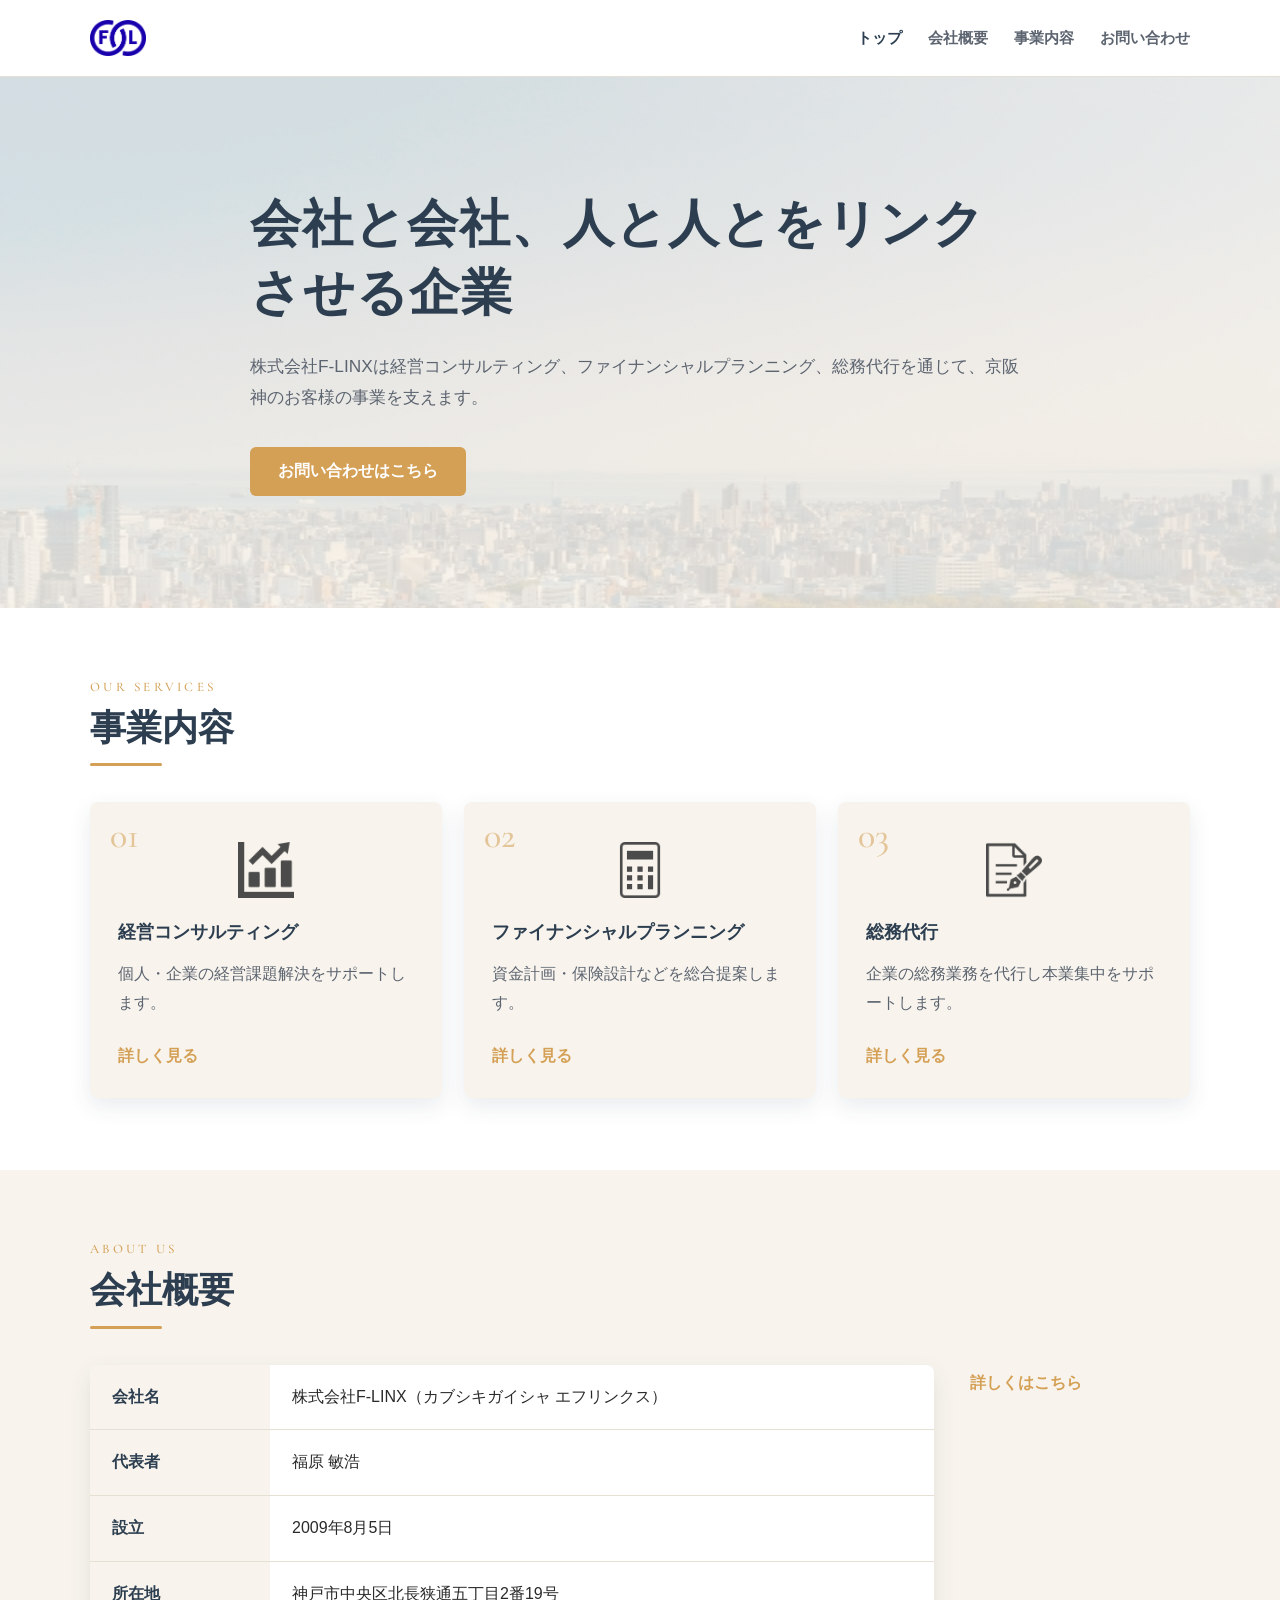
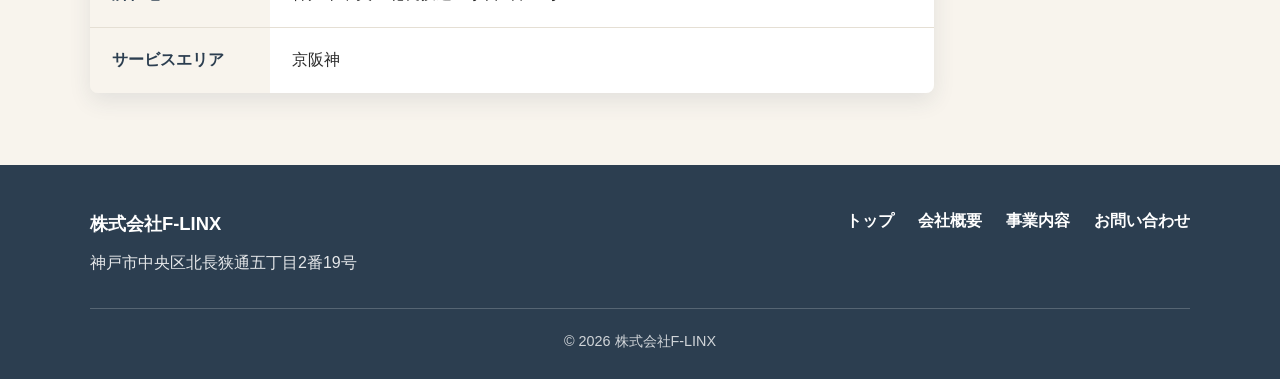
<file: index.html>
<!DOCTYPE html>
<html lang="ja">
<head>
  <meta charset="UTF-8">
  <meta name="viewport" content="width=device-width, initial-scale=1.0">
  <title>株式会社F-LINX | 会社と会社、人と人とをリンクさせる企業</title>
  <meta name="description" content="株式会社F-LINX（エフリンクス）は経営コンサルティング、ファイナンシャルプランニング、総務代行を通じて、京阪神のお客様の事業を支えます。">
  <meta name="keywords" content="株式会社F-LINX, F-LINX, FLINX, エフリンクス, えふりんくす, 株式会社エフリンクス, 神戸, 京阪神, 経営コンサルティング, ファイナンシャルプランニング, 総務代行">
  <link rel="canonical" href="https://flinx-corp.weblab-jp.workers.dev/">
  <link rel="icon" type="image/png" href="assets/images/rogo1.png">
  <link rel="apple-touch-icon" href="assets/images/rogo1.png">
  <meta property="og:title" content="株式会社F-LINX | 会社と会社、人と人とをリンクさせる企業">
  <meta property="og:description" content="株式会社F-LINX（エフリンクス）は経営コンサルティング、ファイナンシャルプランニング、総務代行を通じて、京阪神のお客様の事業を支えます。">
  <meta property="og:type" content="website">
  <meta property="og:url" content="https://flinx-corp.weblab-jp.workers.dev/">
  <meta property="og:image" content="assets/images/京阪神_神戸_.jpg">
  <meta property="og:site_name" content="株式会社F-LINX">
  <meta name="twitter:card" content="summary_large_image">
  <meta name="twitter:title" content="株式会社F-LINX | 会社と会社、人と人とをリンクさせる企業">
  <meta name="twitter:description" content="株式会社F-LINX（エフリンクス）は経営コンサルティング、ファイナンシャルプランニング、総務代行を通じて、京阪神のお客様の事業を支えます。">
  <meta name="twitter:image" content="assets/images/京阪神_神戸_.jpg">
  <link rel="preconnect" href="https://fonts.googleapis.com">
  <link rel="preconnect" href="https://fonts.gstatic.com" crossorigin>
  <link href="https://fonts.googleapis.com/css2?family=Cormorant+Garamond:wght@400;500&family=Noto+Serif+JP:wght@400;500&display=swap" rel="stylesheet">
  <style>
    :root {
      --color-main: #2C3E50;
      --color-accent: #D4A056;
      --color-sub: #F8F4ED;
      --color-text: #2A2A2A;
      --color-muted: #5C6470;
      --color-border: #E5DFD4;
      --color-white: #FFFFFF;
      --shadow-card: 0 8px 22px rgba(44, 62, 80, 0.10);
      --shadow-soft: 0 10px 28px rgba(44, 62, 80, 0.13);
    }

    * {
      box-sizing: border-box;
    }

    html {
      scroll-padding-top: 90px;
    }

    body {
      margin: 0;
      color: var(--color-text);
      font-family: "Noto Sans JP", "Hiragino Sans", "Meiryo", sans-serif;
      font-size: 16px;
      line-height: 1.8;
      background: var(--color-white);
    }

    img {
      max-width: 100%;
      vertical-align: middle;
    }

    a {
      color: inherit;
      text-decoration: none;
    }

    .container {
      width: min(100% - 40px, 1100px);
      margin: 0 auto;
    }

    .section {
      padding: 72px 0;
    }

    .card {
      display: flex;
      min-height: 245px;
      flex-direction: column;
      padding: 28px;
      border-radius: 8px;
      background: var(--color-sub);
      box-shadow: var(--shadow-card);
    }

    .btn-primary {
      display: inline-flex;
      align-items: center;
      justify-content: center;
      min-height: 48px;
      padding: 10px 28px;
      border-radius: 6px;
      background: var(--color-accent);
      color: var(--color-white);
      font-weight: 700;
      letter-spacing: 0;
      transition: background-color 0.2s ease;
    }

    .btn-primary:hover {
      background: var(--color-accent);
      filter: brightness(0.92);
    }

    .heading-lg,
    .heading-md {
      margin: 0;
      color: var(--color-main);
      font-weight: 700;
      line-height: 1.35;
    }

    .heading-lg {
      font-size: clamp(2rem, 4vw, 3.25rem);
      letter-spacing: 0.02em;
    }

    .heading-md {
      position: relative;
      margin-bottom: 36px;
      padding-bottom: 14px;
      font-size: clamp(1.6rem, 3vw, 2.25rem);
      letter-spacing: 0;
    }

    .heading-md::after {
      position: absolute;
      bottom: 0;
      left: 0;
      width: 72px;
      height: 3px;
      border-radius: 999px;
      background: var(--color-accent);
      content: "";
    }

    .section-label {
      margin: 0 0 8px;
      color: var(--color-accent);
      font-family: "Cormorant Garamond", "Noto Serif JP", serif;
      font-size: 13px;
      font-weight: 500;
      letter-spacing: 0.25em;
      line-height: 1.2;
      text-transform: uppercase;
    }

    .site-header {
      position: sticky;
      z-index: 20;
      top: 0;
      border-bottom: 1px solid var(--color-border);
      background: rgba(255, 255, 255, 0.96);
    }

    .header-inner {
      display: flex;
      min-height: 76px;
      align-items: center;
      justify-content: space-between;
      gap: 32px;
    }

    .logo-link {
      display: inline-flex;
      align-items: center;
      min-width: 120px;
    }

    .logo-image {
      width: auto;
      height: 36px;
    }

    .site-nav {
      display: flex;
      align-items: center;
      gap: 26px;
      color: var(--color-muted);
      font-size: 0.95rem;
      font-weight: 700;
    }

    .site-nav a {
      padding: 8px 0;
    }

    .site-nav a:hover,
    .site-nav a[aria-current="page"] {
      color: var(--color-main);
    }

    .hero {
      position: relative;
      overflow: hidden;
      padding: 112px 0;
      background:
        linear-gradient(rgba(248, 244, 237, 0.85), rgba(248, 244, 237, 0.85)),
        url("assets/images/京阪神_神戸_.jpg") center / cover no-repeat;
    }

    .hero-inner {
      position: relative;
      z-index: 1;
      max-width: 780px;
    }

    .hero-text {
      margin: 24px 0 34px;
      color: var(--color-muted);
      font-size: 1.08rem;
    }

    .services-grid {
      display: grid;
      grid-template-columns: repeat(3, 1fr);
      gap: 22px;
    }

    .service-icon {
      width: auto;
      height: 56px;
      margin: 12px auto 20px;
      object-fit: contain;
    }

    .services-grid .card {
      position: relative;
    }

    .service-number {
      position: absolute;
      top: 16px;
      left: 20px;
      color: var(--color-accent);
      font-family: "Cormorant Garamond", serif;
      font-size: 36px;
      font-weight: 500;
      line-height: 1;
      opacity: 0.55;
      pointer-events: none;
    }

    .service-title {
      margin: 0 0 14px;
      color: var(--color-main);
      font-size: 1.15rem;
      line-height: 1.5;
    }

    .service-text {
      margin: 0 0 24px;
      color: var(--color-muted);
    }

    .card-link {
      margin-top: auto;
      color: var(--color-accent);
      font-weight: 700;
    }

    .card-link:hover {
      text-decoration: underline;
      text-underline-offset: 4px;
    }

    .company-layout {
      display: grid;
      grid-template-columns: minmax(0, 1fr) 220px;
      gap: 36px;
      align-items: start;
    }

    .company-table {
      width: 100%;
      border-collapse: collapse;
      overflow: hidden;
      border-radius: 8px;
      box-shadow: var(--shadow-card);
    }

    .company-table th,
    .company-table td {
      padding: 18px 22px;
      border-bottom: 1px solid var(--color-border);
      text-align: left;
      vertical-align: top;
    }

    .company-table th {
      width: 180px;
      background: var(--color-sub);
      color: var(--color-main);
      font-weight: 700;
    }

    .company-table td {
      background: var(--color-white);
    }

    .company-table tr:last-child th,
    .company-table tr:last-child td {
      border-bottom: 0;
    }

    .company-link-wrap {
      padding-top: 4px;
    }

    #company {
      background: var(--color-sub);
    }

    .text-link {
      display: inline-flex;
      align-items: center;
      color: var(--color-accent);
      font-weight: 700;
    }

    .text-link:hover {
      text-decoration: underline;
      text-underline-offset: 4px;
    }

    .site-footer {
      padding: 42px 0 24px;
      background: var(--color-main);
      color: var(--color-white);
    }

    .footer-inner {
      display: grid;
      grid-template-columns: minmax(0, 1fr) auto;
      gap: 32px;
      align-items: start;
    }

    .footer-company {
      margin: 0 0 8px;
      font-size: 1.15rem;
      font-weight: 700;
    }

    .footer-info {
      margin: 0;
      color: rgba(255, 255, 255, 0.88);
      line-height: 1.9;
    }

    .footer-nav {
      display: flex;
      flex-wrap: wrap;
      gap: 16px 24px;
      font-weight: 700;
    }

    .footer-nav a:hover {
      text-decoration: underline;
      text-underline-offset: 4px;
    }

    .copyright {
      margin: 30px 0 0;
      padding-top: 20px;
      border-top: 1px solid rgba(255, 255, 255, 0.2);
      color: rgba(255, 255, 255, 0.78);
      font-size: 0.9rem;
      text-align: center;
    }

    .reveal {
      opacity: 0;
      transform: translateY(24px);
      transition: opacity 0.7s cubic-bezier(0.22, 1, 0.36, 1), transform 0.7s cubic-bezier(0.22, 1, 0.36, 1);
    }

    .reveal.is-visible {
      opacity: 1;
      transform: translateY(0);
    }

    @media (prefers-reduced-motion: reduce) {
      .card,
      .reveal {
        transition: none;
      }

      .reveal {
        opacity: 1;
        transform: none;
      }
    }

    @media (max-width: 900px) {
      .services-grid {
        grid-template-columns: repeat(2, 1fr);
      }
    }

    @media (max-width: 768px) {
      html {
        scroll-padding-top: 110px;
      }

      .container {
        width: min(100% - 28px, 1100px);
      }

      .section {
        padding: 56px 0;
      }

      .header-inner {
        min-height: 56px;
        padding: 10px 0;
        align-items: center;
        flex-direction: row;
        justify-content: space-between;
        gap: 10px;
      }

      .logo-image {
        height: 30px;
      }

      .site-nav {
        width: auto;
        max-width: calc(100% - 54px);
        flex-direction: row;
        align-items: center;
        flex-wrap: nowrap;
        gap: 12px;
        overflow-x: auto;
        white-space: nowrap;
        font-size: 12px;
        scrollbar-width: none;
        -ms-overflow-style: none;
      }

      .site-nav::-webkit-scrollbar {
        display: none;
      }

      .site-nav a {
        flex: 0 0 auto;
        width: auto;
        padding: 4px 0;
        border-top: 0;
      }

      .hero {
        padding: 64px 0;
      }

      .services-grid,
      .company-layout,
      .footer-inner {
        grid-template-columns: 1fr;
      }

      .card {
        min-height: auto;
      }

      .company-table th,
      .company-table td {
        display: block;
        width: 100%;
        padding: 14px 16px;
      }

      .company-table th {
        border-bottom: 0;
      }

      .company-table td {
        border-bottom: 1px solid var(--color-border);
      }

      .footer-nav {
        gap: 10px 18px;
      }
    }
  </style>
  <!-- SEO structured data -->
  <script type="application/ld+json">
[
  {
    "@context": "https://schema.org",
    "@type": "Organization",
    "name": "株式会社F-LINX",
    "alternateName": ["F-LINX", "FLINX", "エフリンクス", "えふりんくす", "株式会社エフリンクス"],
    "url": "https://flinx-corp.weblab-jp.workers.dev/",
    "logo": "https://flinx-corp.weblab-jp.workers.dev/assets/images/rogo1.png",
    "foundingDate": "2009-08-05",
    "founder": {
      "@type": "Person",
      "name": "福原 敏浩"
    },
    "address": {
      "@type": "PostalAddress",
      "streetAddress": "北長狭通五丁目2番19号",
      "addressLocality": "神戸市中央区",
      "addressRegion": "兵庫県",
      "addressCountry": "JP"
    },
    "areaServed": ["京阪神", "神戸市", "大阪府", "京都府"],
    "description": "会社と会社、人と人とをリンクさせる企業。経営コンサルティング、ファイナンシャルプランニング、総務代行を通じて、京阪神のお客様の事業を支えます。"
  },
  {
    "@context": "https://schema.org",
    "@type": "WebSite",
    "name": "株式会社F-LINX",
    "url": "https://flinx-corp.weblab-jp.workers.dev/",
    "inLanguage": "ja",
    "publisher": {
      "@type": "Organization",
      "name": "株式会社F-LINX"
    }
  },
  {
    "@context": "https://schema.org",
    "@type": "BreadcrumbList",
    "itemListElement": [
      {
        "@type": "ListItem",
        "position": 1,
        "name": "トップ",
        "item": "https://flinx-corp.weblab-jp.workers.dev/"
      }
    ]
  }
]
  </script>
</head>
<body>
  <header class="site-header">
    <div class="container header-inner">
      <a class="logo-link" href="index.html" aria-label="株式会社F-LINX トップページ">
        <img class="logo-image" src="assets/images/rogo1.png" alt="株式会社F-LINX">
      </a>
      <nav class="site-nav" aria-label="主要ナビゲーション">
        <a href="index.html" aria-current="page">トップ</a>
        <a href="about.html">会社概要</a>
        <a href="services.html">事業内容</a>
        <a href="contact.html">お問い合わせ</a>
      </nav>
    </div>
  </header>

  <main>
    <section class="hero reveal">
      <div class="container hero-inner">
        <h1 class="heading-lg">会社と会社、人と人とをリンクさせる企業</h1>
        <p class="hero-text">
          株式会社F-LINXは経営コンサルティング、ファイナンシャルプランニング、総務代行を通じて、京阪神のお客様の事業を支えます。
        </p>
        <a class="btn-primary" href="contact.html">お問い合わせはこちら</a>
      </div>
    </section>

    <section class="section reveal" id="services">
      <div class="container">
        <p class="section-label">OUR SERVICES</p>
        <h2 class="heading-md">事業内容</h2>
        <div class="services-grid">
          <article class="card reveal">
            <span class="service-number" aria-hidden="true">01</span>
            <img class="service-icon" src="assets/images/折れ線と棒グラフのアイコン素材_.png" alt="経営コンサルティング">
            <h3 class="service-title">経営コンサルティング</h3>
            <p class="service-text">個人・企業の経営課題解決をサポートします。</p>
            <a class="card-link" href="services.html#management-consulting">詳しく見る</a>
          </article>
          <article class="card reveal">
            <span class="service-number" aria-hidden="true">02</span>
            <img class="service-icon" src="assets/images/オススメ電卓アイコン.png" alt="ファイナンシャルプランニング">
            <h3 class="service-title">ファイナンシャルプランニング</h3>
            <p class="service-text">資金計画・保険設計などを総合提案します。</p>
            <a class="card-link" href="services.html#financial-planning">詳しく見る</a>
          </article>
          <article class="card reveal">
            <span class="service-number" aria-hidden="true">03</span>
            <img class="service-icon" src="assets/images/ペン付きの書類アイコン.png" alt="総務代行">
            <h3 class="service-title">総務代行</h3>
            <p class="service-text">企業の総務業務を代行し本業集中をサポートします。</p>
            <a class="card-link" href="services.html#back-office">詳しく見る</a>
          </article>
        </div>
      </div>
    </section>

    <section class="section reveal" id="company">
      <div class="container">
        <p class="section-label">ABOUT US</p>
        <h2 class="heading-md">会社概要</h2>
        <div class="company-layout">
          <table class="company-table reveal">
            <tbody>
              <tr>
                <th scope="row">会社名</th>
                <td>株式会社F-LINX（カブシキガイシャ エフリンクス）</td>
              </tr>
              <tr>
                <th scope="row">代表者</th>
                <td>福原 敏浩</td>
              </tr>
              <tr>
                <th scope="row">設立</th>
                <td>2009年8月5日</td>
              </tr>
              <tr>
                <th scope="row">所在地</th>
                <td>神戸市中央区北長狭通五丁目2番19号</td>
              </tr>
              <tr>
                <th scope="row">サービスエリア</th>
                <td>京阪神</td>
              </tr>
            </tbody>
          </table>
          <div class="company-link-wrap reveal">
            <a class="text-link" href="about.html">詳しくはこちら</a>
          </div>
        </div>
      </div>
    </section>
  </main>

  <footer class="site-footer">
    <div class="container">
      <div class="footer-inner">
        <div>
          <p class="footer-company">株式会社F-LINX</p>
          <p class="footer-info">神戸市中央区北長狭通五丁目2番19号</p>
        </div>
        <nav class="footer-nav" aria-label="フッターナビゲーション">
          <a href="index.html">トップ</a>
          <a href="about.html">会社概要</a>
          <a href="services.html">事業内容</a>
          <a href="contact.html">お問い合わせ</a>
        </nav>
      </div>
      <p class="copyright">&copy; 2026 株式会社F-LINX</p>
    </div>
  </footer>
  <script>
    const revealTargets = document.querySelectorAll(".reveal");

    if ("IntersectionObserver" in window) {
      const observer = new IntersectionObserver((entries) => {
        entries.forEach((entry) => {
          if (entry.isIntersecting) {
            entry.target.classList.add("is-visible");
            observer.unobserve(entry.target);
          }
        });
      }, { threshold: 0.16 });

      revealTargets.forEach((target) => observer.observe(target));
    } else {
      revealTargets.forEach((target) => target.classList.add("is-visible"));
    }
  </script>
</body>
</html>
</file>
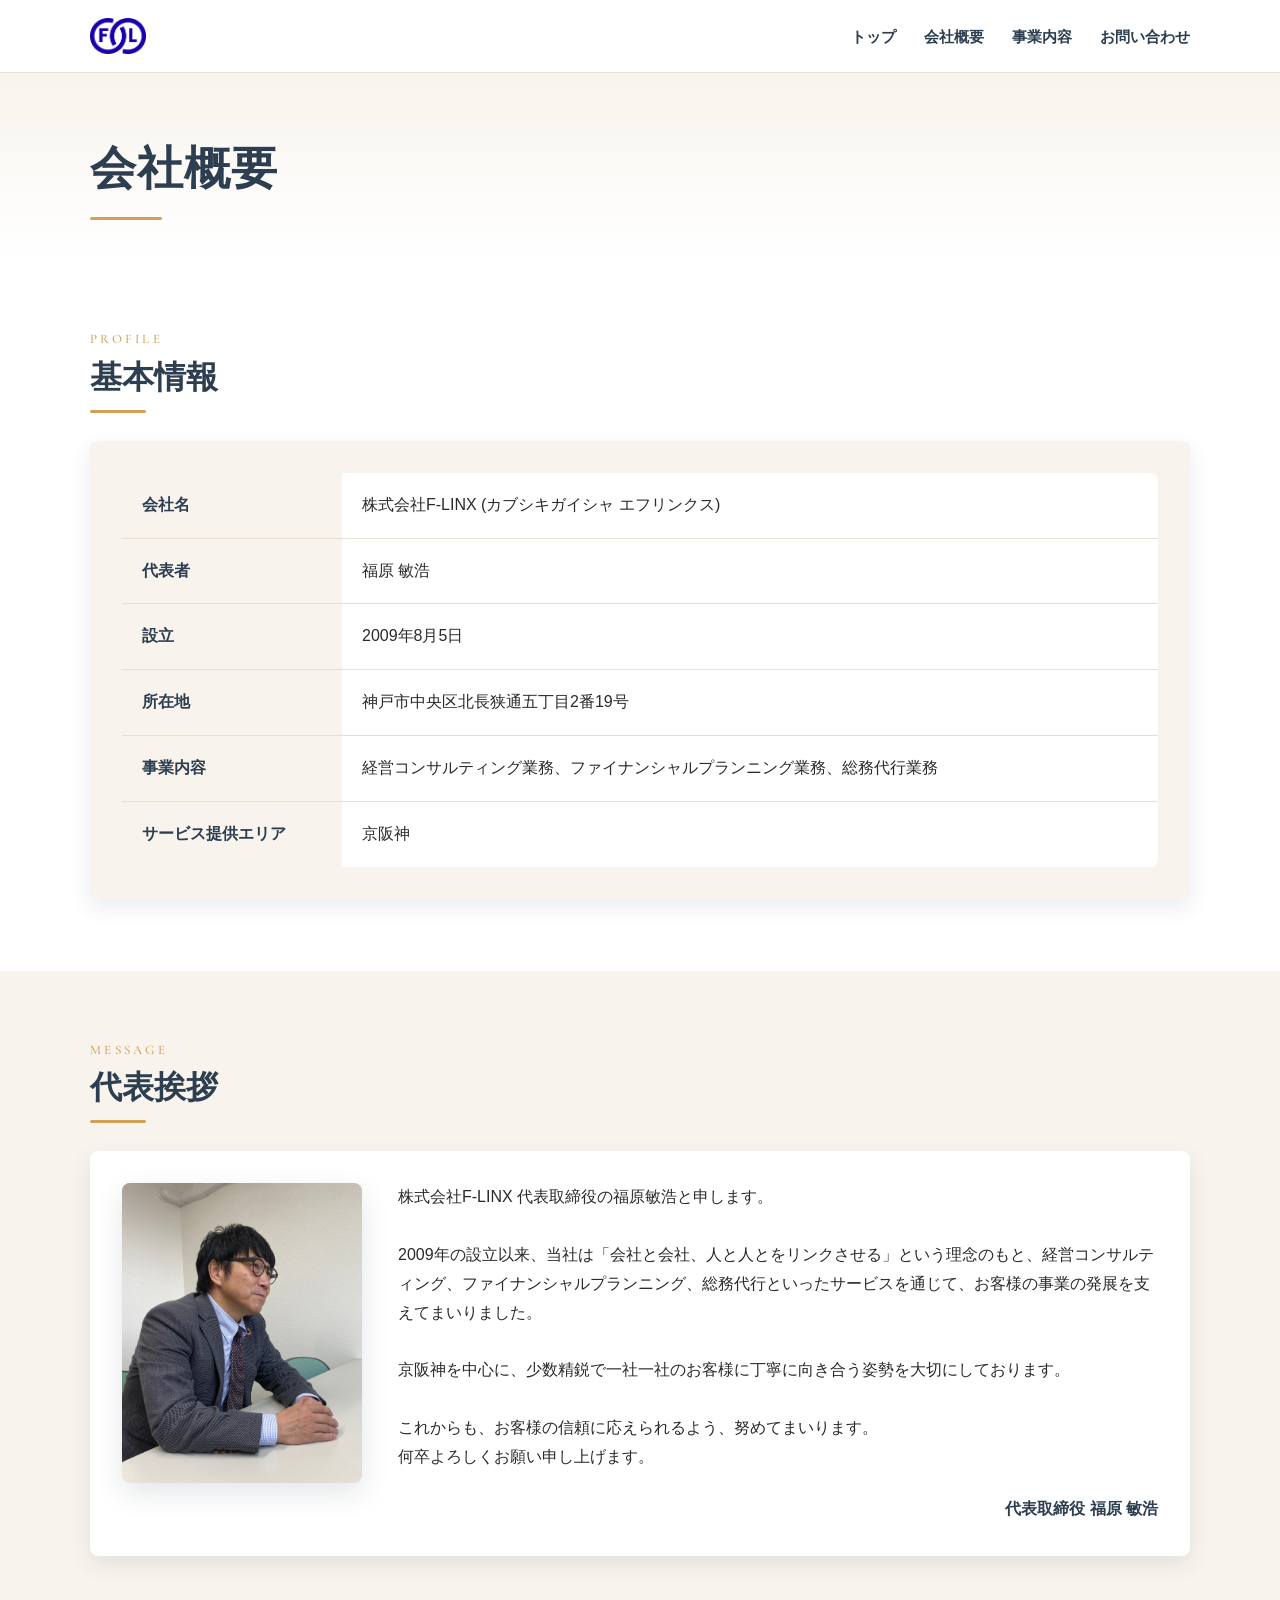
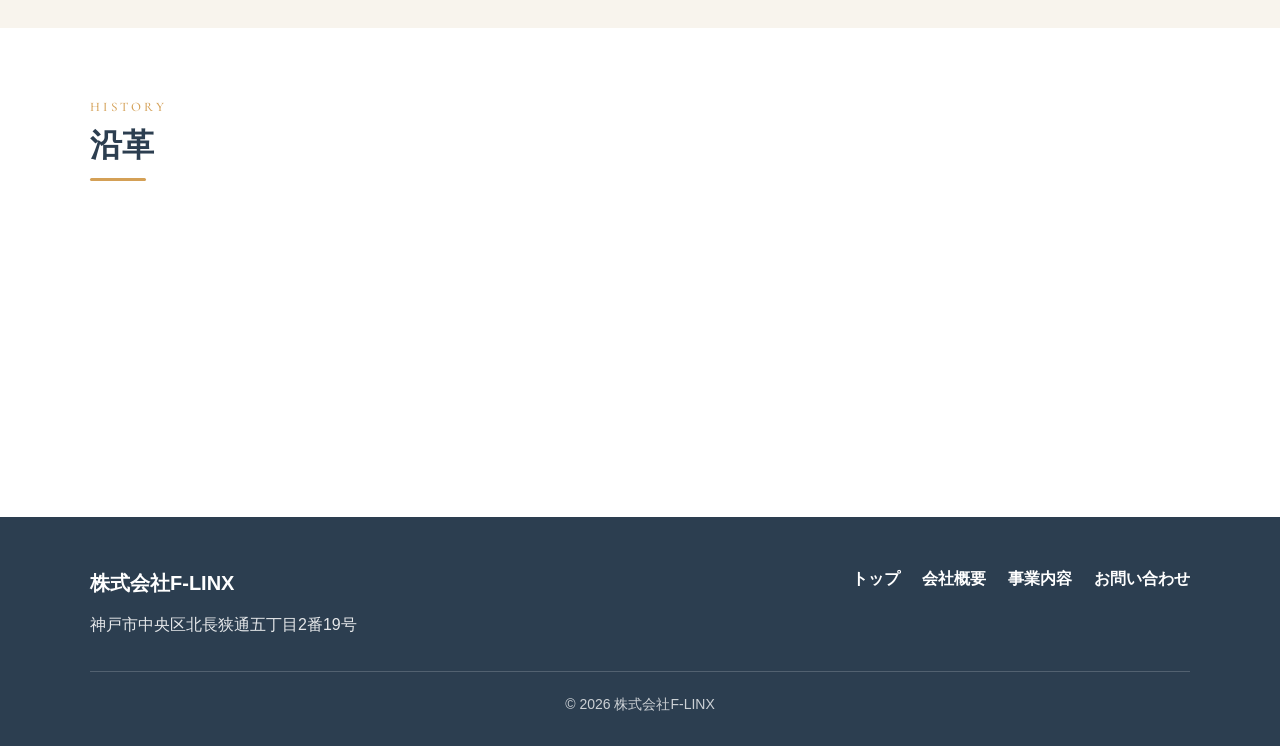
<file: about.html>
<!DOCTYPE html>
<html lang="ja">
<head>
  <meta charset="UTF-8">
  <meta name="viewport" content="width=device-width, initial-scale=1.0">
  <title>会社概要 | 株式会社F-LINX</title>
  <meta name="description" content="株式会社F-LINX（エフリンクス）の会社概要・代表挨拶・沿革をご紹介します。神戸を拠点に少数精鋭でお客様の事業をサポートします。">
  <meta name="keywords" content="株式会社F-LINX, F-LINX, FLINX, エフリンクス, えふりんくす, 株式会社エフリンクス, 神戸, 京阪神, 経営コンサルティング, ファイナンシャルプランニング, 総務代行">
  <link rel="canonical" href="https://flinx-corp.weblab-jp.workers.dev/about.html">
  <link rel="icon" type="image/png" href="assets/images/rogo1.png">
  <link rel="apple-touch-icon" href="assets/images/rogo1.png">
  <meta property="og:title" content="会社概要 | 株式会社F-LINX">
  <meta property="og:description" content="株式会社F-LINX（エフリンクス）の会社概要・代表挨拶・沿革をご紹介します。神戸を拠点に少数精鋭でお客様の事業をサポートします。">
  <meta property="og:type" content="website">
  <meta property="og:url" content="https://flinx-corp.weblab-jp.workers.dev/about.html">
  <meta property="og:image" content="assets/images/京阪神_神戸_.jpg">
  <meta property="og:site_name" content="株式会社F-LINX">
  <meta name="twitter:card" content="summary_large_image">
  <meta name="twitter:title" content="会社概要 | 株式会社F-LINX">
  <meta name="twitter:description" content="株式会社F-LINX（エフリンクス）の会社概要・代表挨拶・沿革をご紹介します。神戸を拠点に少数精鋭でお客様の事業をサポートします。">
  <meta name="twitter:image" content="assets/images/京阪神_神戸_.jpg">
  <link rel="preconnect" href="https://fonts.googleapis.com">
  <link rel="preconnect" href="https://fonts.gstatic.com" crossorigin>
  <link href="https://fonts.googleapis.com/css2?family=Cormorant+Garamond:wght@400;500&family=Noto+Serif+JP:wght@400;500&display=swap" rel="stylesheet">
  <style>
    :root {
      --color-main: #2C3E50;
      --color-accent: #D4A056;
      --color-sub: #F8F4ED;
      --color-text: #2A2A2A;
      --color-muted: #5C6470;
      --color-border: #E5DFD4;
      --color-white: #FFFFFF;
      --shadow-card: 0 8px 22px rgba(44, 62, 80, 0.10);
      --shadow-soft: 0 10px 28px rgba(44, 62, 80, 0.13);
    }

    * {
      box-sizing: border-box;
    }

    html {
      scroll-behavior: smooth;
    }

    body {
      margin: 0;
      color: var(--color-text);
      font-family: "Noto Sans JP", "Hiragino Sans", "Meiryo", sans-serif;
      font-size: 16px;
      line-height: 1.8;
      background: #ffffff;
    }

    img {
      max-width: 100%;
      display: block;
    }

    a {
      color: inherit;
      text-decoration: none;
    }

    .site-header {
      position: sticky;
      top: 0;
      z-index: 100;
      background: #ffffff;
      border-bottom: 1px solid var(--color-border);
    }

    .header-inner {
      min-height: 72px;
      display: flex;
      align-items: center;
      justify-content: space-between;
      gap: 24px;
    }

    .logo-link {
      display: inline-flex;
      align-items: center;
      flex-shrink: 0;
    }

    .logo-image {
      width: auto;
      height: 36px;
    }

    .site-nav {
      display: flex;
      align-items: center;
      gap: 28px;
      color: var(--color-main);
      font-weight: 700;
      font-size: 15px;
    }

    .site-nav a {
      position: relative;
      padding: 8px 0;
    }

    .site-nav a::after {
      position: absolute;
      left: 0;
      bottom: 2px;
      width: 100%;
      height: 2px;
      content: "";
      background: var(--color-accent);
      transform: scaleX(0);
      transform-origin: left;
      transition: transform 0.18s ease;
    }

    .site-nav a:hover::after,
    .site-nav a:focus-visible::after {
      transform: scaleX(1);
    }

    .container {
      width: min(100% - 40px, 1100px);
      margin: 0 auto;
    }

    .section {
      padding: 72px 0;
    }

    .page-title {
      padding: 64px 0 40px;
      background: linear-gradient(180deg, var(--color-sub) 0%, #ffffff 100%);
    }

    .section-line {
      width: 72px;
      height: 3px;
      margin-top: 18px;
      background: var(--color-accent);
      border-radius: 999px;
    }

    .card {
      padding: 32px;
      background: var(--color-sub);
      border-radius: 8px;
      box-shadow: var(--shadow-card);
    }

    .heading-lg,
    .heading-md {
      margin: 0;
      color: var(--color-main);
      line-height: 1.35;
      letter-spacing: 0;
    }

    .heading-lg {
      font-size: clamp(32px, 5vw, 46px);
      font-weight: 800;
      letter-spacing: 0.02em;
    }

    .heading-md {
      position: relative;
      margin-bottom: 28px;
      padding-bottom: 14px;
      font-size: clamp(24px, 3vw, 32px);
      font-weight: 800;
    }

    .heading-md::after {
      position: absolute;
      left: 0;
      bottom: 0;
      width: 56px;
      height: 3px;
      content: "";
      background: var(--color-accent);
      border-radius: 999px;
    }

    .section-label {
      margin: 0 0 8px;
      color: var(--color-accent);
      font-family: "Cormorant Garamond", "Noto Serif JP", serif;
      font-size: 13px;
      font-weight: 500;
      letter-spacing: 0.25em;
      line-height: 1.2;
      text-transform: uppercase;
    }

    .company-table {
      width: 100%;
      border-collapse: collapse;
      overflow: hidden;
      background: #ffffff;
      border-radius: 8px;
    }

    .company-table th,
    .company-table td {
      padding: 18px 20px;
      text-align: left;
      vertical-align: top;
      border-bottom: 1px solid var(--color-border);
    }

    .company-table tr:last-child th,
    .company-table tr:last-child td {
      border-bottom: 0;
    }

    .company-table th {
      width: 220px;
      color: var(--color-main);
      font-weight: 800;
      background: var(--color-sub);
    }

    .message-layout {
      display: grid;
      grid-template-columns: 240px 1fr;
      gap: 36px;
      align-items: start;
    }

    .message-section {
      background: var(--color-sub);
    }

    .message-section .message-layout {
      background: #ffffff;
    }

    .representative-photo {
      width: 240px;
      height: 300px;
      object-fit: cover;
      object-position: 33% center;
      background: #f0f0f0;
      border-radius: 8px;
      box-shadow: var(--shadow-soft);
    }

    .message-text {
      margin: 0;
      white-space: pre-line;
    }

    .signature {
      margin: 24px 0 0;
      color: var(--color-main);
      font-weight: 800;
      text-align: right;
    }

    .timeline {
      display: grid;
      gap: 18px;
      margin: 0;
      padding: 0;
      list-style: none;
    }

    .timeline-item {
      display: grid;
      grid-template-columns: 220px 1fr;
      gap: 28px;
      align-items: start;
      padding: 24px;
      background: #ffffff;
      border-left: 4px solid var(--color-accent);
      border-radius: 8px;
      box-shadow: var(--shadow-card);
    }

    .timeline-date {
      color: var(--color-main);
      font-weight: 800;
    }

    .timeline-content {
      margin: 0;
    }

    .site-footer {
      padding: 48px 0 28px;
      color: #ffffff;
      background: var(--color-main);
    }

    .footer-grid {
      display: grid;
      grid-template-columns: 1.2fr 1fr;
      gap: 32px;
      align-items: start;
    }

    .footer-company {
      margin: 0 0 10px;
      font-size: 20px;
      font-weight: 800;
    }

    .footer-info {
      margin: 0;
      color: rgba(255, 255, 255, 0.88);
    }

    .footer-links {
      display: flex;
      flex-wrap: wrap;
      justify-content: flex-end;
      gap: 14px 22px;
      margin: 0;
      padding: 0;
      list-style: none;
      font-weight: 700;
    }

    .footer-links a:hover,
    .footer-links a:focus-visible {
      text-decoration: underline;
      text-underline-offset: 4px;
    }

    .copyright {
      margin: 32px 0 0;
      padding-top: 20px;
      color: rgba(255, 255, 255, 0.76);
      font-size: 14px;
      text-align: center;
      border-top: 1px solid rgba(255, 255, 255, 0.18);
    }

    @media (max-width: 768px) {
      html {
        scroll-padding-top: 110px;
      }

      .container {
        width: min(100% - 28px, 1100px);
      }

      .section {
        padding: 52px 0;
      }

      .header-inner {
        min-height: 56px;
        padding: 10px 0;
        align-items: center;
        flex-direction: row;
        justify-content: space-between;
        gap: 10px;
      }

      .logo-image {
        height: 30px;
      }

      .site-nav {
        width: auto;
        max-width: calc(100% - 54px);
        flex-direction: row;
        align-items: center;
        flex-wrap: nowrap;
        gap: 12px;
        overflow-x: auto;
        white-space: nowrap;
        font-size: 12px;
        scrollbar-width: none;
        -ms-overflow-style: none;
      }

      .site-nav::-webkit-scrollbar {
        display: none;
      }

      .site-nav a {
        flex: 0 0 auto;
        width: auto;
        padding: 4px 0;
        border-top: 0;
      }

      .site-nav a::after {
        display: none;
      }

      .page-title {
        padding: 44px 0 30px;
      }

      .card {
        padding: 22px;
      }

      .company-table,
      .company-table tbody,
      .company-table tr,
      .company-table th,
      .company-table td {
        display: block;
        width: 100%;
      }

      .company-table th {
        padding: 14px 16px 8px;
        border-bottom: 0;
      }

      .company-table td {
        padding: 0 16px 16px;
      }

      .company-table tr {
        border-bottom: 1px solid var(--color-border);
      }

      .company-table tr:last-child {
        border-bottom: 0;
      }

      .message-layout {
        grid-template-columns: 1fr;
        gap: 24px;
      }

      .representative-photo {
        width: 100%;
        max-width: 240px;
        height: 300px;
      }

      .timeline-item {
        grid-template-columns: 1fr;
        gap: 8px;
        padding: 20px;
      }

      .footer-grid {
        grid-template-columns: 1fr;
      }

      .footer-links {
        justify-content: flex-start;
      }
    }

    .reveal {
      opacity: 0;
      transform: translateY(24px);
      transition: opacity 0.7s cubic-bezier(0.22, 1, 0.36, 1), transform 0.7s cubic-bezier(0.22, 1, 0.36, 1);
    }

    .reveal.is-visible {
      opacity: 1;
      transform: translateY(0);
    }

    @media (prefers-reduced-motion: reduce) {
      .card,
      .timeline-item,
      .reveal {
        transition: none;
      }

      .reveal {
        opacity: 1;
        transform: none;
      }
    }
  </style>
  <!-- SEO structured data -->
  <script type="application/ld+json">
[
  {
    "@context": "https://schema.org",
    "@type": "Organization",
    "name": "株式会社F-LINX",
    "alternateName": ["F-LINX", "FLINX", "エフリンクス", "えふりんくす", "株式会社エフリンクス"],
    "url": "https://flinx-corp.weblab-jp.workers.dev/",
    "logo": "https://flinx-corp.weblab-jp.workers.dev/assets/images/rogo1.png",
    "foundingDate": "2009-08-05",
    "founder": {
      "@type": "Person",
      "name": "福原 敏浩"
    },
    "address": {
      "@type": "PostalAddress",
      "streetAddress": "北長狭通五丁目2番19号",
      "addressLocality": "神戸市中央区",
      "addressRegion": "兵庫県",
      "addressCountry": "JP"
    },
    "areaServed": ["京阪神", "神戸市", "大阪府", "京都府"],
    "description": "会社と会社、人と人とをリンクさせる企業。経営コンサルティング、ファイナンシャルプランニング、総務代行を通じて、京阪神のお客様の事業を支えます。"
  },
  {
    "@context": "https://schema.org",
    "@type": "BreadcrumbList",
    "itemListElement": [
      {
        "@type": "ListItem",
        "position": 1,
        "name": "トップ",
        "item": "https://flinx-corp.weblab-jp.workers.dev/"
      },
      {
        "@type": "ListItem",
        "position": 2,
        "name": "会社概要",
        "item": "https://flinx-corp.weblab-jp.workers.dev/about.html"
      }
    ]
  }
]
  </script>
</head>
<body>
  <header class="site-header">
    <div class="container header-inner">
      <a class="logo-link" href="index.html" aria-label="株式会社F-LINX トップページ">
        <img class="logo-image" src="assets/images/rogo1.png" alt="株式会社F-LINX">
      </a>
      <nav class="site-nav" aria-label="主要ナビゲーション">
        <a href="index.html">トップ</a>
        <a href="about.html" aria-current="page">会社概要</a>
        <a href="services.html">事業内容</a>
        <a href="contact.html">お問い合わせ</a>
      </nav>
    </div>
  </header>

  <main>
    <section class="page-title">
      <div class="container">
        <h1 class="heading-lg">会社概要</h1>
        <div class="section-line" aria-hidden="true"></div>
      </div>
    </section>

    <section class="section reveal" aria-labelledby="basic-info">
      <div class="container">
        <p class="section-label">PROFILE</p>
        <h2 class="heading-md" id="basic-info">基本情報</h2>
        <div class="card reveal">
          <table class="company-table">
            <tbody>
              <tr>
                <th scope="row">会社名</th>
                <td>株式会社F-LINX (カブシキガイシャ エフリンクス)</td>
              </tr>
              <tr>
                <th scope="row">代表者</th>
                <td>福原 敏浩</td>
              </tr>
              <tr>
                <th scope="row">設立</th>
                <td>2009年8月5日</td>
              </tr>
              <tr>
                <th scope="row">所在地</th>
                <td>神戸市中央区北長狭通五丁目2番19号</td>
              </tr>
              <tr>
                <th scope="row">事業内容</th>
                <td>経営コンサルティング業務、ファイナンシャルプランニング業務、総務代行業務</td>
              </tr>
              <tr>
                <th scope="row">サービス提供エリア</th>
                <td>京阪神</td>
              </tr>
            </tbody>
          </table>
        </div>
      </div>
    </section>

    <section class="section message-section reveal" aria-labelledby="message">
      <div class="container">
        <p class="section-label">MESSAGE</p>
        <h2 class="heading-md" id="message">代表挨拶</h2>
        <div class="card message-layout reveal">
          <div>
            <img class="representative-photo" src="assets/images/representative.jpg" alt="代表 福原敏浩">
          </div>
          <div>
            <p class="message-text">株式会社F-LINX 代表取締役の福原敏浩と申します。

2009年の設立以来、当社は「会社と会社、人と人とをリンクさせる」という理念のもと、経営コンサルティング、ファイナンシャルプランニング、総務代行といったサービスを通じて、お客様の事業の発展を支えてまいりました。

京阪神を中心に、少数精鋭で一社一社のお客様に丁寧に向き合う姿勢を大切にしております。

これからも、お客様の信頼に応えられるよう、努めてまいります。
何卒よろしくお願い申し上げます。</p>
            <p class="signature">代表取締役 福原 敏浩</p>
          </div>
        </div>
      </div>
    </section>

    <section class="section reveal" aria-labelledby="history">
      <div class="container">
        <p class="section-label">HISTORY</p>
        <h2 class="heading-md" id="history">沿革</h2>
        <div class="card reveal">
          <ol class="timeline">
            <li class="timeline-item reveal">
              <time class="timeline-date" datetime="2009-08">2009年8月</time>
              <p class="timeline-content">株式会社F-LINX設立。経営コンサルティング・ファイナンシャルプランニング業務開始</p>
            </li>
            <li class="timeline-item reveal">
              <time class="timeline-date" datetime="2016">2016年(平成28年)</time>
              <p class="timeline-content">関連会社の総務業務代行を業務として追加</p>
            </li>
          </ol>
        </div>
      </div>
    </section>
  </main>

  <footer class="site-footer">
    <div class="container">
      <div class="footer-grid">
        <div>
          <p class="footer-company">株式会社F-LINX</p>
          <p class="footer-info">神戸市中央区北長狭通五丁目2番19号</p>
        </div>
        <nav aria-label="フッターナビゲーション">
          <ul class="footer-links">
            <li><a href="index.html">トップ</a></li>
            <li><a href="about.html">会社概要</a></li>
            <li><a href="services.html">事業内容</a></li>
            <li><a href="contact.html">お問い合わせ</a></li>
          </ul>
        </nav>
      </div>
      <p class="copyright">&copy; 2026 株式会社F-LINX</p>
    </div>
  </footer>
  <script>
    const revealTargets = document.querySelectorAll(".reveal");

    if ("IntersectionObserver" in window) {
      const observer = new IntersectionObserver((entries) => {
        entries.forEach((entry) => {
          if (entry.isIntersecting) {
            entry.target.classList.add("is-visible");
            observer.unobserve(entry.target);
          }
        });
      }, { threshold: 0.16 });

      revealTargets.forEach((target) => observer.observe(target));
    } else {
      revealTargets.forEach((target) => target.classList.add("is-visible"));
    }
  </script>
</body>
</html>
</file>
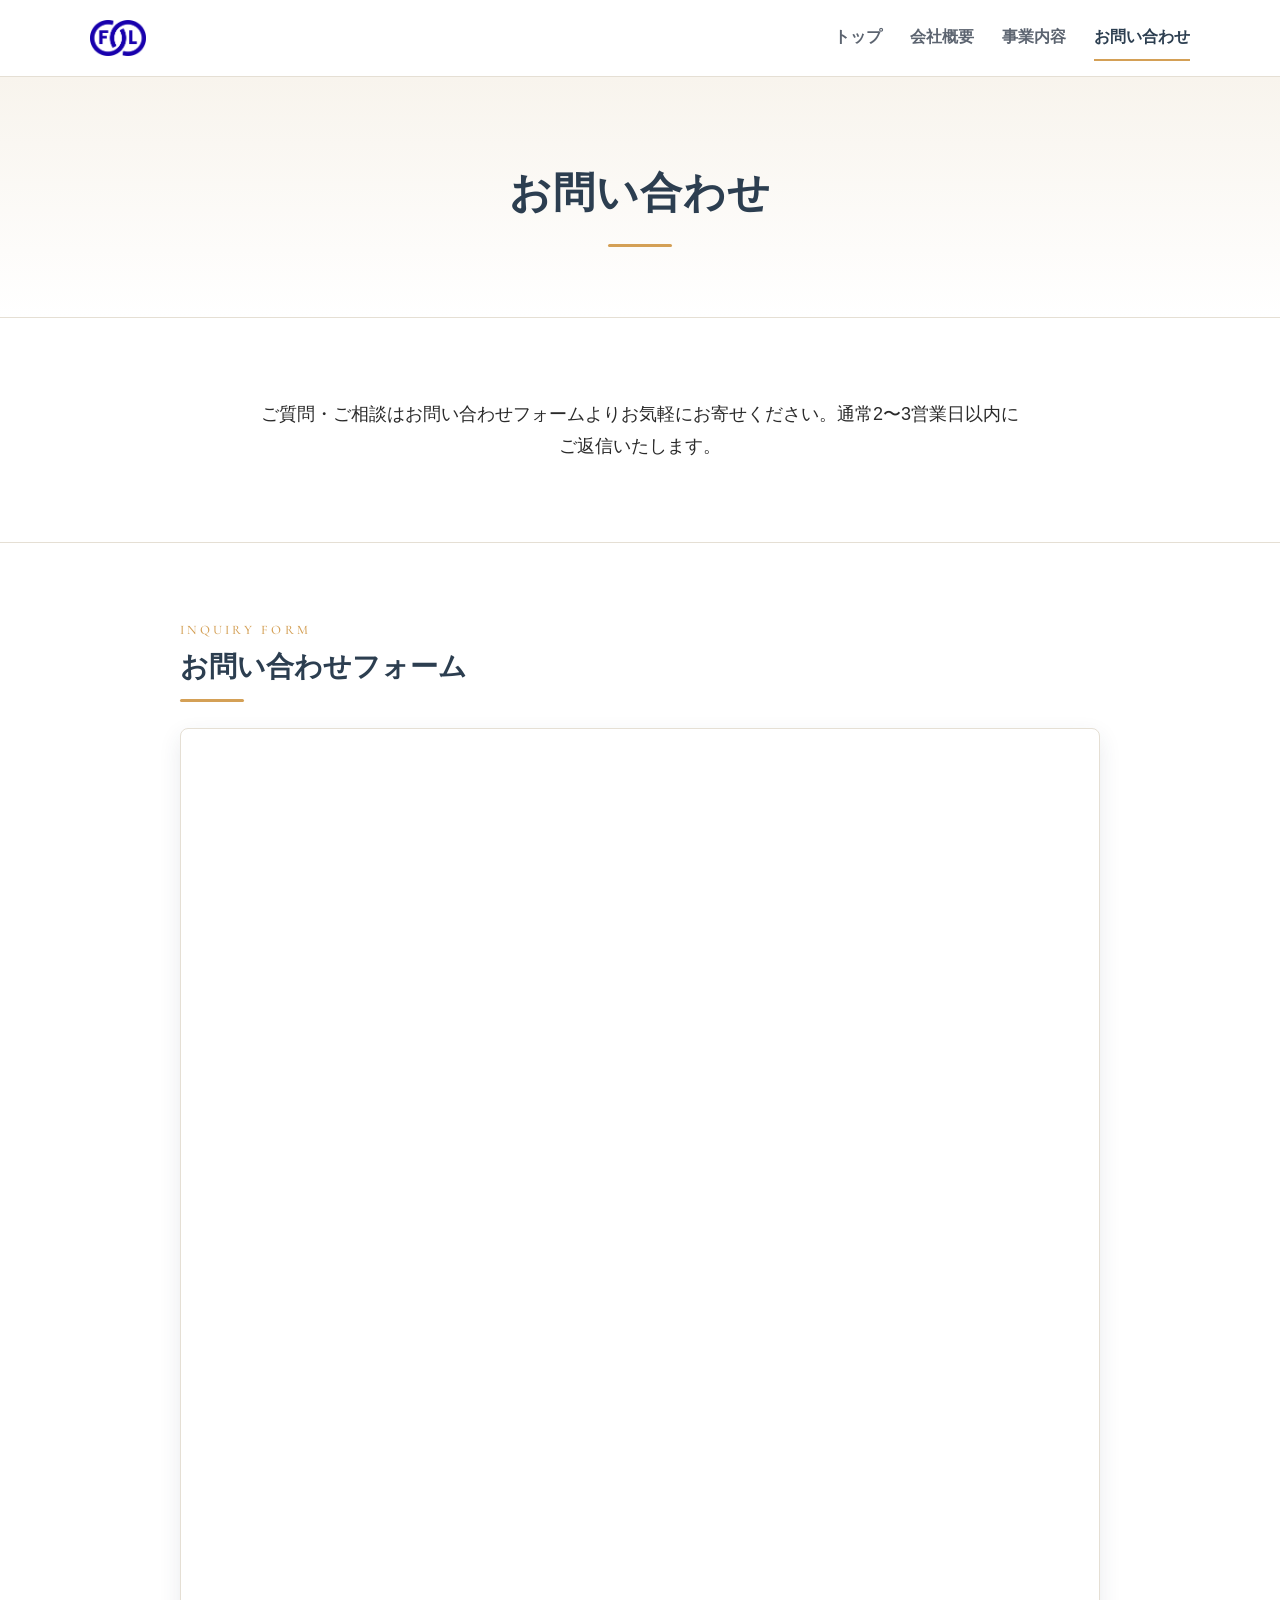
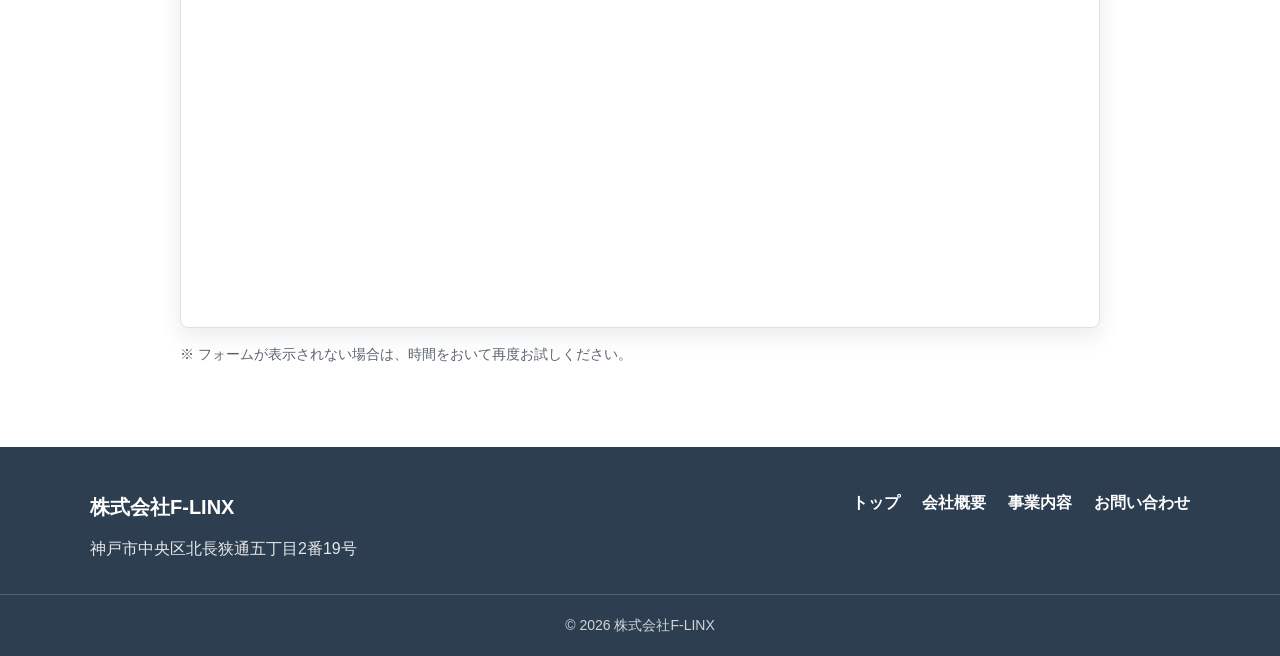
<file: contact.html>
<!DOCTYPE html>
<html lang="ja">
<head>
  <meta charset="UTF-8">
  <meta name="viewport" content="width=device-width, initial-scale=1.0">
  <title>お問い合わせ | 株式会社F-LINX</title>
  <meta name="description" content="株式会社F-LINX（エフリンクス）へのお問い合わせはこちらから。お問い合わせフォームよりお気軽にお寄せください。">
  <meta name="keywords" content="株式会社F-LINX, F-LINX, FLINX, エフリンクス, えふりんくす, 株式会社エフリンクス, 神戸, 京阪神, 経営コンサルティング, ファイナンシャルプランニング, 総務代行">
  <link rel="canonical" href="https://flinx-corp.weblab-jp.workers.dev/contact.html">
  <link rel="icon" type="image/png" href="assets/images/rogo1.png">
  <link rel="apple-touch-icon" href="assets/images/rogo1.png">
  <meta property="og:title" content="お問い合わせ | 株式会社F-LINX">
  <meta property="og:description" content="株式会社F-LINX（エフリンクス）へのお問い合わせはこちらから。お問い合わせフォームよりお気軽にお寄せください。">
  <meta property="og:type" content="website">
  <meta property="og:url" content="https://flinx-corp.weblab-jp.workers.dev/contact.html">
  <meta property="og:image" content="assets/images/京阪神_神戸_.jpg">
  <meta property="og:site_name" content="株式会社F-LINX">
  <meta name="twitter:card" content="summary_large_image">
  <meta name="twitter:title" content="お問い合わせ | 株式会社F-LINX">
  <meta name="twitter:description" content="株式会社F-LINX（エフリンクス）へのお問い合わせはこちらから。お問い合わせフォームよりお気軽にお寄せください。">
  <meta name="twitter:image" content="assets/images/京阪神_神戸_.jpg">
  <link rel="preconnect" href="https://fonts.googleapis.com">
  <link rel="preconnect" href="https://fonts.gstatic.com" crossorigin>
  <link href="https://fonts.googleapis.com/css2?family=Cormorant+Garamond:wght@400;500&family=Noto+Serif+JP:wght@400;500&display=swap" rel="stylesheet">
  <style>
    :root {
      --color-main: #2C3E50;
      --color-accent: #D4A056;
      --color-sub: #F8F4ED;
      --color-text: #2A2A2A;
      --color-muted: #5C6470;
      --color-border: #E5DFD4;
      --color-white: #FFFFFF;
      --shadow-card: 0 8px 22px rgba(44, 62, 80, 0.10);
      --shadow-soft: 0 10px 28px rgba(44, 62, 80, 0.13);
    }

    * {
      box-sizing: border-box;
    }

    html {
      scroll-behavior: smooth;
    }

    body {
      margin: 0;
      color: var(--color-text);
      font-family: "Noto Sans JP", "Hiragino Sans", "Meiryo", sans-serif;
      font-size: 16px;
      line-height: 1.8;
      background: var(--color-white);
    }

    a {
      color: inherit;
      text-decoration: none;
    }

    img {
      max-width: 100%;
      vertical-align: middle;
    }

    .container {
      width: min(100% - 40px, 1100px);
      margin: 0 auto;
    }

    .section {
      padding: 80px 0;
    }

    .heading-lg {
      margin: 0;
      color: var(--color-main);
      font-size: 42px;
      font-weight: 700;
      line-height: 1.35;
      letter-spacing: 0.02em;
    }

    .heading-md {
      position: relative;
      margin: 0 0 22px;
      padding-bottom: 14px;
      color: var(--color-main);
      font-size: 28px;
      font-weight: 700;
      line-height: 1.45;
      letter-spacing: 0;
    }

    .heading-md::after,
    .section-line {
      display: block;
      width: 64px;
      height: 3px;
      border-radius: 3px;
      background: var(--color-accent);
      content: "";
    }

    .heading-md::after {
      position: absolute;
      bottom: 0;
      left: 0;
    }

    .section-label {
      margin: 0 0 8px;
      color: var(--color-accent);
      font-family: "Cormorant Garamond", "Noto Serif JP", serif;
      font-size: 13px;
      font-weight: 500;
      letter-spacing: 0.25em;
      line-height: 1.2;
      text-transform: uppercase;
    }

    .site-header {
      position: sticky;
      top: 0;
      z-index: 10;
      border-bottom: 1px solid var(--color-border);
      background: rgba(255, 255, 255, 0.96);
    }

    .header-inner {
      display: flex;
      align-items: center;
      justify-content: space-between;
      min-height: 76px;
      gap: 24px;
    }

    .logo-link {
      display: inline-flex;
      align-items: center;
      min-width: 120px;
      color: var(--color-main);
      font-weight: 700;
      flex-shrink: 0;
    }

    .logo-image {
      width: auto;
      height: 36px;
    }

    .site-nav {
      display: flex;
      align-items: center;
      flex-wrap: wrap;
      gap: 28px;
      color: var(--color-muted);
      font-weight: 700;
    }

    .site-nav a {
      padding: 8px 0;
      border-bottom: 2px solid transparent;
    }

    .site-nav a:hover,
    .site-nav a:focus-visible,
    .site-nav a[aria-current="page"] {
      color: var(--color-main);
      border-bottom-color: var(--color-accent);
    }

    .page-title {
      padding: 88px 0 70px;
      background: linear-gradient(180deg, var(--color-sub) 0%, #FFFFFF 100%);
      text-align: center;
    }

    .page-title .section-line {
      margin: 22px auto 0;
    }

    .intro-section {
      border-top: 1px solid var(--color-border);
      text-align: center;
    }

    .intro-text {
      max-width: 760px;
      margin: 0 auto;
      color: var(--color-text);
      font-size: 18px;
    }

    .form-section {
      border-top: 1px solid var(--color-border);
      background: var(--color-white);
    }

    .form-wrap {
      max-width: 920px;
      margin: 0 auto;
    }

    .form-frame {
      display: block;
      width: 100%;
      min-height: 1200px;
      margin-top: 26px;
      border: 1px solid var(--color-border);
      border-radius: 8px;
      background: var(--color-white);
      box-shadow: var(--shadow-card);
    }

    .form-note {
      margin: 14px 0 0;
      color: var(--color-muted);
      font-size: 14px;
    }

    .site-footer {
      background: var(--color-main);
      color: var(--color-white);
    }

    .footer-inner {
      display: grid;
      grid-template-columns: 1.2fr 1fr;
      gap: 32px;
      padding: 42px 0 30px;
    }

    .footer-company {
      margin: 0 0 10px;
      font-size: 20px;
      font-weight: 700;
    }

    .footer-info {
      margin: 0;
      color: rgba(255, 255, 255, 0.88);
    }

    .footer-nav {
      display: flex;
      align-items: flex-start;
      justify-content: flex-end;
      flex-wrap: wrap;
      gap: 16px 22px;
      font-weight: 700;
    }

    .footer-nav a:hover,
    .footer-nav a:focus-visible {
      text-decoration: underline;
      text-underline-offset: 4px;
    }

    .copyright {
      margin: 0;
      padding: 18px 0;
      border-top: 1px solid rgba(255, 255, 255, 0.18);
      color: rgba(255, 255, 255, 0.78);
      font-size: 14px;
      text-align: center;
    }

    @media (max-width: 768px) {
      html {
        scroll-padding-top: 110px;
      }

      .container {
        width: min(100% - 28px, 1100px);
      }

      .section {
        padding: 56px 0;
      }

      .heading-lg {
        font-size: 32px;
      }

      .heading-md {
        font-size: 24px;
      }

      .header-inner {
        min-height: 56px;
        padding: 10px 0;
        align-items: center;
        flex-direction: row;
        justify-content: space-between;
        gap: 10px;
      }

      .logo-image {
        height: 30px;
      }

      .site-nav {
        width: auto;
        max-width: calc(100% - 54px);
        flex-direction: row;
        align-items: center;
        flex-wrap: nowrap;
        gap: 12px;
        overflow-x: auto;
        white-space: nowrap;
        font-size: 12px;
        scrollbar-width: none;
        -ms-overflow-style: none;
      }

      .site-nav::-webkit-scrollbar {
        display: none;
      }

      .site-nav a {
        flex: 0 0 auto;
        width: auto;
        padding: 4px 0;
        border-top: 0;
      }

      .page-title {
        padding: 64px 0 50px;
      }

      .intro-text {
        font-size: 16px;
      }

      .form-frame {
        min-height: 1200px;
      }

      .footer-inner {
        grid-template-columns: 1fr;
        gap: 24px;
      }

      .footer-nav {
        justify-content: flex-start;
      }
    }

    .reveal {
      opacity: 0;
      transform: translateY(24px);
      transition: opacity 0.7s cubic-bezier(0.22, 1, 0.36, 1), transform 0.7s cubic-bezier(0.22, 1, 0.36, 1);
    }

    .reveal.is-visible {
      opacity: 1;
      transform: translateY(0);
    }

    @media (prefers-reduced-motion: reduce) {
      .form-frame,
      .reveal {
        transition: none;
      }

      .reveal {
        opacity: 1;
        transform: none;
      }
    }
  </style>
  <!-- SEO structured data -->
  <script type="application/ld+json">
{
  "@context": "https://schema.org",
  "@type": "BreadcrumbList",
  "itemListElement": [
    {
      "@type": "ListItem",
      "position": 1,
      "name": "トップ",
      "item": "https://flinx-corp.weblab-jp.workers.dev/"
    },
    {
      "@type": "ListItem",
      "position": 2,
      "name": "お問い合わせ",
      "item": "https://flinx-corp.weblab-jp.workers.dev/contact.html"
    }
  ]
}
  </script>
</head>
<body>
  <header class="site-header">
    <div class="container header-inner">
      <a class="logo-link" href="index.html" aria-label="株式会社F-LINX トップページ">
        <img class="logo-image" src="assets/images/rogo1.png" alt="株式会社F-LINX">
      </a>

      <nav class="site-nav" aria-label="グローバルナビゲーション">
        <a href="index.html">トップ</a>
        <a href="about.html">会社概要</a>
        <a href="services.html">事業内容</a>
        <a href="contact.html" aria-current="page">お問い合わせ</a>
      </nav>
    </div>
  </header>

  <main>
    <section class="page-title reveal">
      <div class="container">
        <h1 class="heading-lg">お問い合わせ</h1>
        <span class="section-line" aria-hidden="true"></span>
      </div>
    </section>

    <section class="section intro-section reveal">
      <div class="container">
        <p class="intro-text">ご質問・ご相談はお問い合わせフォームよりお気軽にお寄せください。通常2〜3営業日以内にご返信いたします。</p>
      </div>
    </section>

    <section class="section form-section reveal">
      <div class="container">
        <div class="form-wrap">
          <p class="section-label">INQUIRY FORM</p>
          <h2 class="heading-md">お問い合わせフォーム</h2>
          <iframe class="form-frame reveal" src="https://docs.google.com/forms/d/e/1FAIpQLScdliN23597Uw2y4eo-bpsWquCtqgBUV9RSaVGYaiDF6O8b9g/viewform?embedded=true" width="100%" height="1200" title="お問い合わせフォーム">
            読み込んでいます...
          </iframe>
          <p class="form-note">※ フォームが表示されない場合は、時間をおいて再度お試しください。</p>
        </div>
      </div>
    </section>
  </main>

  <footer class="site-footer">
    <div class="container footer-inner">
      <div>
        <p class="footer-company">株式会社F-LINX</p>
        <p class="footer-info">神戸市中央区北長狭通五丁目2番19号</p>
      </div>
      <nav class="footer-nav" aria-label="フッターナビゲーション">
        <a href="index.html">トップ</a>
        <a href="about.html">会社概要</a>
        <a href="services.html">事業内容</a>
        <a href="contact.html">お問い合わせ</a>
      </nav>
    </div>
    <p class="copyright">&copy; 2026 株式会社F-LINX</p>
  </footer>
  <script>
    const revealTargets = document.querySelectorAll(".reveal");

    if ("IntersectionObserver" in window) {
      const observer = new IntersectionObserver((entries) => {
        entries.forEach((entry) => {
          if (entry.isIntersecting) {
            entry.target.classList.add("is-visible");
            observer.unobserve(entry.target);
          }
        });
      }, { threshold: 0.16 });

      revealTargets.forEach((target) => observer.observe(target));
    } else {
      revealTargets.forEach((target) => target.classList.add("is-visible"));
    }
  </script>
</body>
</html>
</file>
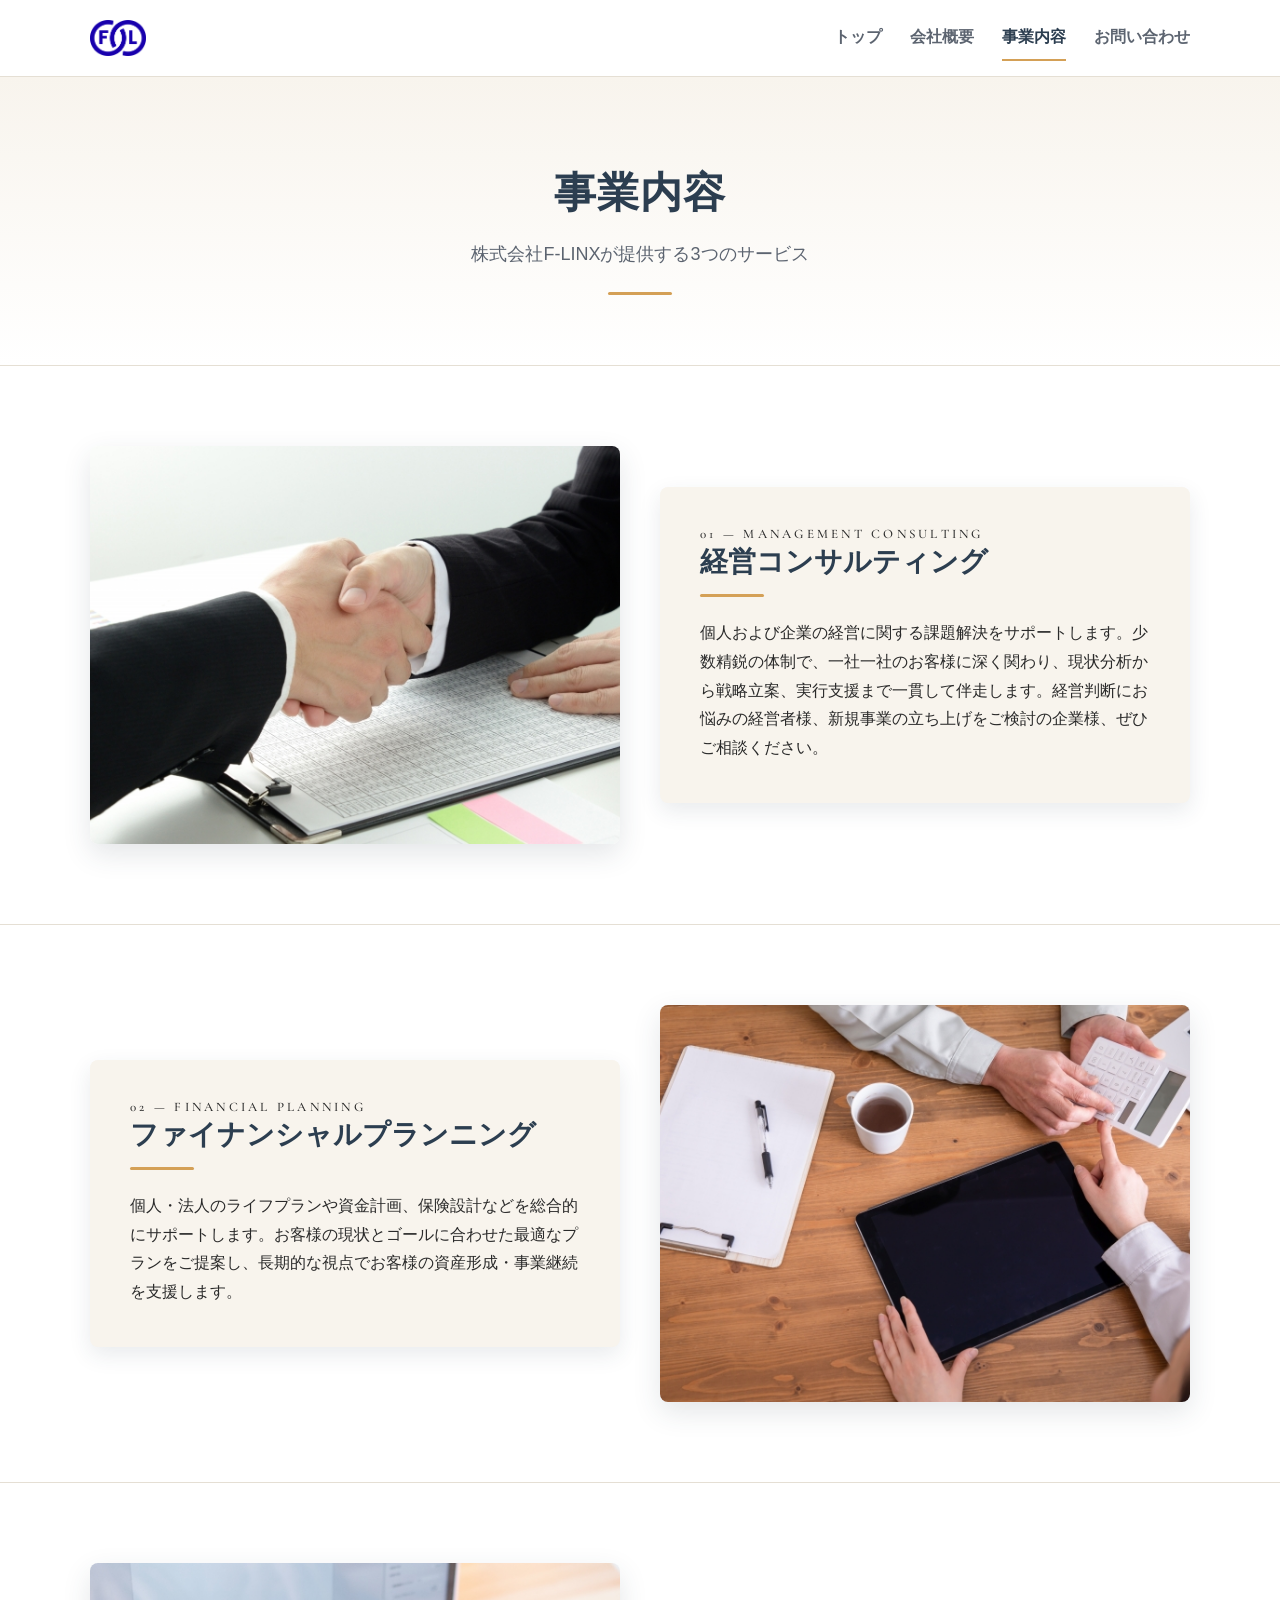
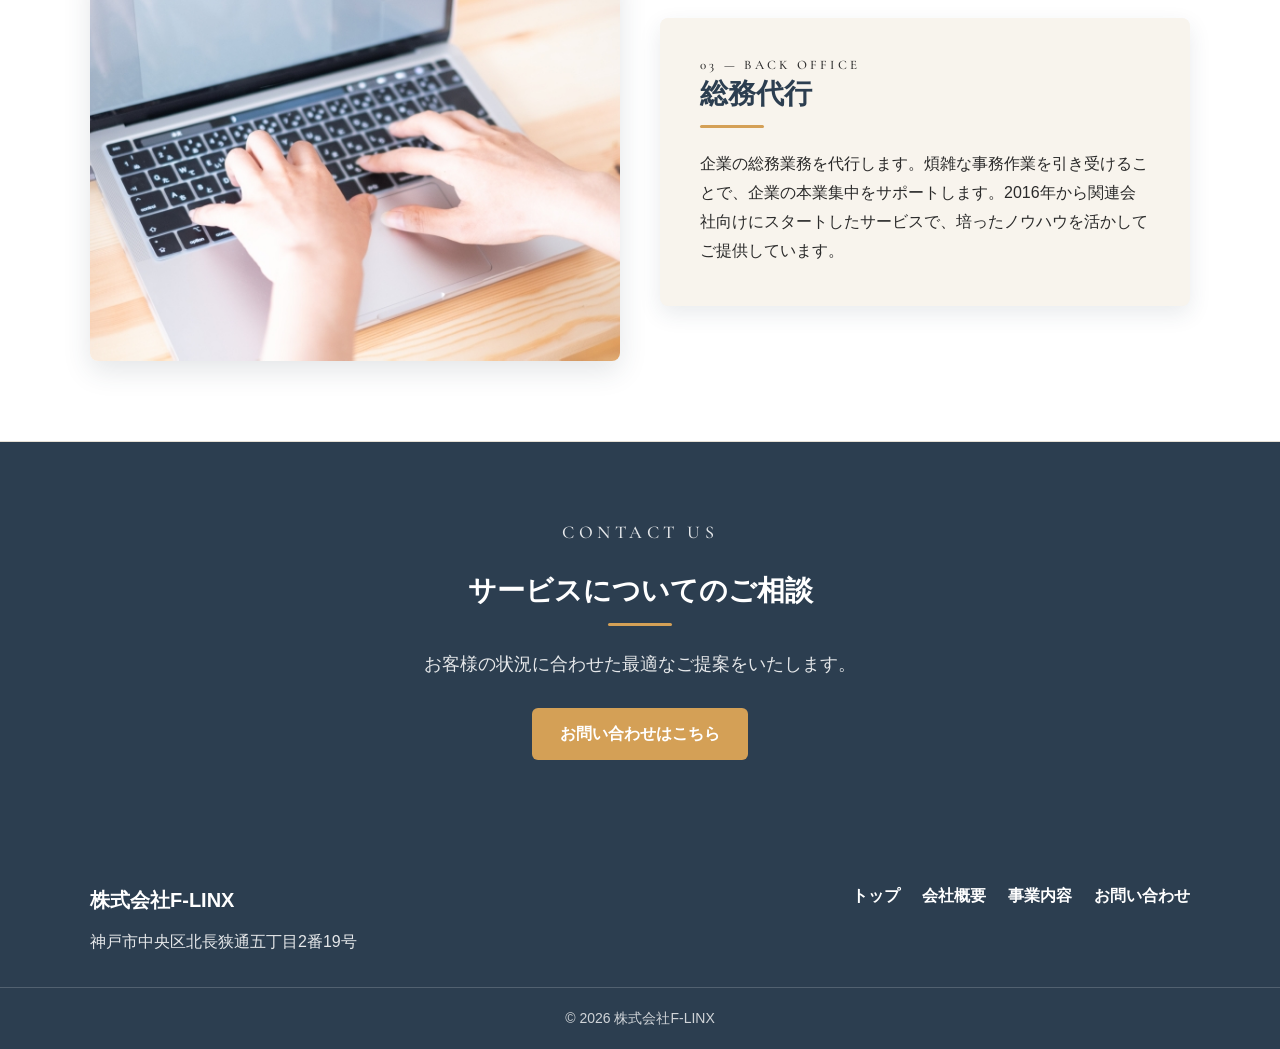
<file: services.html>
<!DOCTYPE html>
<html lang="ja">
<head>
  <meta charset="UTF-8">
  <meta name="viewport" content="width=device-width, initial-scale=1.0">
  <title>事業内容 | 株式会社F-LINX</title>
  <meta name="description" content="株式会社F-LINX（エフリンクス）が提供する経営コンサルティング、ファイナンシャルプランニング、総務代行の3つのサービスをご紹介します。">
  <meta name="keywords" content="株式会社F-LINX, F-LINX, FLINX, エフリンクス, えふりんくす, 株式会社エフリンクス, 神戸, 京阪神, 経営コンサルティング, ファイナンシャルプランニング, 総務代行">
  <link rel="canonical" href="https://flinx-corp.weblab-jp.workers.dev/services.html">
  <link rel="icon" type="image/png" href="assets/images/rogo1.png">
  <link rel="apple-touch-icon" href="assets/images/rogo1.png">
  <meta property="og:title" content="事業内容 | 株式会社F-LINX">
  <meta property="og:description" content="株式会社F-LINX（エフリンクス）が提供する経営コンサルティング、ファイナンシャルプランニング、総務代行の3つのサービスをご紹介します。">
  <meta property="og:type" content="website">
  <meta property="og:url" content="https://flinx-corp.weblab-jp.workers.dev/services.html">
  <meta property="og:image" content="assets/images/京阪神_神戸_.jpg">
  <meta property="og:site_name" content="株式会社F-LINX">
  <meta name="twitter:card" content="summary_large_image">
  <meta name="twitter:title" content="事業内容 | 株式会社F-LINX">
  <meta name="twitter:description" content="株式会社F-LINX（エフリンクス）が提供する経営コンサルティング、ファイナンシャルプランニング、総務代行の3つのサービスをご紹介します。">
  <meta name="twitter:image" content="assets/images/京阪神_神戸_.jpg">
  <link rel="preconnect" href="https://fonts.googleapis.com">
  <link rel="preconnect" href="https://fonts.gstatic.com" crossorigin>
  <link href="https://fonts.googleapis.com/css2?family=Cormorant+Garamond:wght@400;500&family=Noto+Serif+JP:wght@400;500&display=swap" rel="stylesheet">
  <style>
    :root {
      --color-main: #2C3E50;
      --color-accent: #D4A056;
      --color-sub: #F8F4ED;
      --color-text: #2A2A2A;
      --color-muted: #5C6470;
      --color-border: #E5DFD4;
      --color-white: #FFFFFF;
      --shadow-card: 0 8px 22px rgba(44, 62, 80, 0.10);
      --shadow-soft: 0 10px 28px rgba(44, 62, 80, 0.13);
    }

    * {
      box-sizing: border-box;
    }

    html {
      scroll-behavior: smooth;
      scroll-padding-top: 90px;
    }

    body {
      margin: 0;
      color: var(--color-text);
      font-family: "Noto Sans JP", "Hiragino Sans", "Meiryo", sans-serif;
      font-size: 16px;
      line-height: 1.8;
      background: var(--color-white);
    }

    a {
      color: inherit;
      text-decoration: none;
    }

    img {
      max-width: 100%;
      vertical-align: middle;
    }

    .container {
      width: min(100% - 40px, 1100px);
      margin: 0 auto;
    }

    .section {
      padding: 80px 0;
    }

    .card {
      padding: 40px;
      border-radius: 8px;
      background: var(--color-sub);
      box-shadow: var(--shadow-card);
    }

    .btn-primary {
      display: inline-flex;
      align-items: center;
      justify-content: center;
      min-height: 52px;
      padding: 12px 28px;
      border-radius: 6px;
      background: var(--color-accent);
      color: var(--color-white);
      font-weight: 700;
      line-height: 1.4;
      transition: background-color 0.2s ease;
    }

    .btn-primary:hover,
    .btn-primary:focus-visible {
      background: var(--color-accent);
      filter: brightness(0.92);
    }

    .heading-lg {
      margin: 0;
      color: var(--color-main);
      font-size: 42px;
      font-weight: 700;
      line-height: 1.35;
      letter-spacing: 0.02em;
    }

    .heading-md {
      position: relative;
      margin: 0 0 22px;
      padding-bottom: 14px;
      color: var(--color-main);
      font-size: 28px;
      font-weight: 700;
      line-height: 1.45;
      letter-spacing: 0;
    }

    .heading-md::after,
    .section-line {
      display: block;
      width: 64px;
      height: 3px;
      border-radius: 3px;
      background: var(--color-accent);
      content: "";
    }

    .heading-md::after {
      position: absolute;
      bottom: 0;
      left: 0;
    }

    .section-label {
      margin: 0 0 8px;
      color: var(--color-accent);
      font-family: "Cormorant Garamond", "Noto Serif JP", serif;
      font-size: 13px;
      font-weight: 500;
      letter-spacing: 0.25em;
      line-height: 1.2;
      text-transform: uppercase;
    }

    .site-header {
      position: sticky;
      top: 0;
      z-index: 10;
      border-bottom: 1px solid var(--color-border);
      background: rgba(255, 255, 255, 0.96);
    }

    .header-inner {
      display: flex;
      align-items: center;
      justify-content: space-between;
      min-height: 76px;
      gap: 24px;
    }

    .logo-link {
      display: inline-flex;
      align-items: center;
      min-width: 120px;
      color: var(--color-main);
      font-weight: 700;
      flex-shrink: 0;
    }

    .logo-image {
      width: auto;
      height: 36px;
    }

    .site-nav {
      display: flex;
      align-items: center;
      flex-wrap: wrap;
      gap: 28px;
      color: var(--color-muted);
      font-weight: 700;
    }

    .site-nav a {
      padding: 8px 0;
      border-bottom: 2px solid transparent;
    }

    .site-nav a:hover,
    .site-nav a:focus-visible,
    .site-nav a[aria-current="page"] {
      color: var(--color-main);
      border-bottom-color: var(--color-accent);
    }

    .page-title {
      padding: 88px 0 70px;
      background: linear-gradient(180deg, var(--color-sub) 0%, #FFFFFF 100%);
      text-align: center;
    }

    .page-title p {
      margin: 16px 0 22px;
      color: var(--color-muted);
      font-size: 18px;
    }

    .page-title .section-line {
      margin: 0 auto;
    }

    .service-section {
      border-top: 1px solid var(--color-border);
    }

    .service-section:nth-of-type(odd) {
      background: #FFFFFF;
    }

    .service-content {
      display: grid;
      grid-template-columns: minmax(0, 1fr) minmax(0, 1fr);
      gap: 40px;
      align-items: center;
    }

    .service-content.is-reverse .service-image-wrap {
      order: 2;
    }

    .service-content.is-reverse .service-body {
      order: 1;
    }

    .service-image {
      display: block;
      width: 100%;
      aspect-ratio: 4 / 3;
      object-fit: cover;
      border-radius: 8px;
      box-shadow: var(--shadow-soft);
    }

    .service-body {
      max-width: none;
    }

    .service-body p,
    .card p {
      margin: 0;
      color: var(--color-text);
    }

    .service-card {
      max-width: none;
    }

    .cta {
      border-top: 1px solid var(--color-border);
      background: var(--color-main);
      color: var(--color-white);
      text-align: center;
    }

    .cta .section-label {
      text-align: center;
    }

    .cta .heading-md {
      color: var(--color-white);
    }

    .cta .heading-md::after {
      left: 50%;
      transform: translateX(-50%);
    }

    .cta p {
      margin: 0 0 28px;
      color: rgba(255, 255, 255, 0.88);
      font-size: 18px;
    }

    .site-footer {
      background: var(--color-main);
      color: var(--color-white);
    }

    .footer-inner {
      display: grid;
      grid-template-columns: 1.2fr 1fr;
      gap: 32px;
      padding: 42px 0 30px;
    }

    .footer-company {
      margin: 0 0 10px;
      font-size: 20px;
      font-weight: 700;
    }

    .footer-info {
      margin: 0;
      color: rgba(255, 255, 255, 0.88);
    }

    .footer-nav {
      display: flex;
      align-items: flex-start;
      justify-content: flex-end;
      flex-wrap: wrap;
      gap: 16px 22px;
      font-weight: 700;
    }

    .footer-nav a:hover,
    .footer-nav a:focus-visible {
      text-decoration: underline;
      text-underline-offset: 4px;
    }

    .copyright {
      margin: 0;
      padding: 18px 0;
      border-top: 1px solid rgba(255, 255, 255, 0.18);
      color: rgba(255, 255, 255, 0.78);
      font-size: 14px;
      text-align: center;
    }

    @media (max-width: 768px) {
      html {
        scroll-padding-top: 110px;
      }

      .container {
        width: min(100% - 28px, 1100px);
      }

      .section {
        padding: 56px 0;
      }

      .card {
        padding: 28px 22px;
      }

      .heading-lg {
        font-size: 32px;
      }

      .heading-md {
        font-size: 24px;
      }

      .header-inner {
        min-height: 56px;
        padding: 10px 0;
        align-items: center;
        flex-direction: row;
        justify-content: space-between;
        gap: 10px;
      }

      .logo-image {
        height: 30px;
      }

      .site-nav {
        width: auto;
        max-width: calc(100% - 54px);
        flex-direction: row;
        align-items: center;
        flex-wrap: nowrap;
        gap: 12px;
        overflow-x: auto;
        white-space: nowrap;
        font-size: 12px;
        scrollbar-width: none;
        -ms-overflow-style: none;
      }

      .site-nav::-webkit-scrollbar {
        display: none;
      }

      .site-nav a {
        flex: 0 0 auto;
        width: auto;
        padding: 4px 0;
        border-top: 0;
      }

      .page-title {
        padding: 64px 0 50px;
      }

      .service-content {
        grid-template-columns: 1fr;
        gap: 24px;
      }

      .service-content.is-reverse .service-image-wrap,
      .service-content.is-reverse .service-body {
        order: initial;
      }

      .page-title p,
      .cta p {
        font-size: 16px;
      }

      .footer-inner {
        grid-template-columns: 1fr;
        gap: 24px;
      }

      .footer-nav {
        justify-content: flex-start;
      }
    }

    .reveal {
      opacity: 0;
      transform: translateY(24px);
      transition: opacity 0.7s cubic-bezier(0.22, 1, 0.36, 1), transform 0.7s cubic-bezier(0.22, 1, 0.36, 1);
    }

    .reveal.is-visible {
      opacity: 1;
      transform: translateY(0);
    }

    @media (prefers-reduced-motion: reduce) {
      .card,
      .service-image,
      .reveal {
        transition: none;
      }

      .reveal {
        opacity: 1;
        transform: none;
      }
    }
  </style>
  <!-- SEO structured data -->
  <script type="application/ld+json">
[
  {
    "@context": "https://schema.org",
    "@type": "ItemList",
    "name": "株式会社F-LINXの事業内容",
    "itemListElement": [
      {
        "@type": "ListItem",
        "position": 1,
        "item": {
          "@type": "Service",
          "name": "経営コンサルティング",
          "areaServed": "京阪神",
          "provider": {
            "@type": "Organization",
            "name": "株式会社F-LINX"
          }
        }
      },
      {
        "@type": "ListItem",
        "position": 2,
        "item": {
          "@type": "Service",
          "name": "ファイナンシャルプランニング",
          "areaServed": "京阪神",
          "provider": {
            "@type": "Organization",
            "name": "株式会社F-LINX"
          }
        }
      },
      {
        "@type": "ListItem",
        "position": 3,
        "item": {
          "@type": "Service",
          "name": "総務代行",
          "areaServed": "京阪神",
          "provider": {
            "@type": "Organization",
            "name": "株式会社F-LINX"
          }
        }
      }
    ]
  },
  {
    "@context": "https://schema.org",
    "@type": "BreadcrumbList",
    "itemListElement": [
      {
        "@type": "ListItem",
        "position": 1,
        "name": "トップ",
        "item": "https://flinx-corp.weblab-jp.workers.dev/"
      },
      {
        "@type": "ListItem",
        "position": 2,
        "name": "事業内容",
        "item": "https://flinx-corp.weblab-jp.workers.dev/services.html"
      }
    ]
  }
]
  </script>
</head>
<body>
  <header class="site-header">
    <div class="container header-inner">
      <a class="logo-link" href="index.html" aria-label="株式会社F-LINX トップページ">
        <img class="logo-image" src="assets/images/rogo1.png" alt="株式会社F-LINX">
      </a>

      <nav class="site-nav" aria-label="グローバルナビゲーション">
        <a href="index.html">トップ</a>
        <a href="about.html">会社概要</a>
        <a href="services.html" aria-current="page">事業内容</a>
        <a href="contact.html">お問い合わせ</a>
      </nav>
    </div>
  </header>

  <main>
    <section class="page-title">
      <div class="container">
        <h1 class="heading-lg">事業内容</h1>
        <p>株式会社F-LINXが提供する3つのサービス</p>
        <span class="section-line" aria-hidden="true"></span>
      </div>
    </section>

    <section class="section service-section reveal" id="management-consulting">
      <div class="container">
        <div class="service-content reveal">
          <div class="service-image-wrap">
            <img class="service-image reveal" src="assets/images/経営コンサルティング.jpg" alt="経営コンサルティングのイメージ">
          </div>
          <div class="card service-card service-body reveal">
            <p class="section-label">01 — MANAGEMENT CONSULTING</p>
            <h2 class="heading-md">経営コンサルティング</h2>
            <p>個人および企業の経営に関する課題解決をサポートします。少数精鋭の体制で、一社一社のお客様に深く関わり、現状分析から戦略立案、実行支援まで一貫して伴走します。経営判断にお悩みの経営者様、新規事業の立ち上げをご検討の企業様、ぜひご相談ください。</p>
          </div>
        </div>
      </div>
    </section>

    <section class="section service-section reveal" id="financial-planning">
      <div class="container">
        <div class="service-content is-reverse reveal">
          <div class="service-image-wrap">
            <img class="service-image reveal" src="assets/images/ファイナンシャルプランニング.jpg" alt="ファイナンシャルプランニングのイメージ">
          </div>
          <div class="card service-card service-body reveal">
            <p class="section-label">02 — FINANCIAL PLANNING</p>
            <h2 class="heading-md">ファイナンシャルプランニング</h2>
            <p>個人・法人のライフプランや資金計画、保険設計などを総合的にサポートします。お客様の現状とゴールに合わせた最適なプランをご提案し、長期的な視点でお客様の資産形成・事業継続を支援します。</p>
          </div>
        </div>
      </div>
    </section>

    <section class="section service-section reveal" id="back-office">
      <div class="container">
        <div class="service-content reveal">
          <div class="service-image-wrap">
            <img class="service-image reveal" src="assets/images/総務代行.jpg" alt="総務代行のイメージ">
          </div>
          <div class="card service-card service-body reveal">
            <p class="section-label">03 — BACK OFFICE</p>
            <h2 class="heading-md">総務代行</h2>
            <p>企業の総務業務を代行します。煩雑な事務作業を引き受けることで、企業の本業集中をサポートします。2016年から関連会社向けにスタートしたサービスで、培ったノウハウを活かしてご提供しています。</p>
          </div>
        </div>
      </div>
    </section>

    <section class="section cta reveal">
      <div class="container">
        <p class="section-label">CONTACT US</p>
        <h2 class="heading-md">サービスについてのご相談</h2>
        <p>お客様の状況に合わせた最適なご提案をいたします。</p>
        <a class="btn-primary" href="contact.html">お問い合わせはこちら</a>
      </div>
    </section>
  </main>

  <footer class="site-footer">
    <div class="container footer-inner">
      <div>
        <p class="footer-company">株式会社F-LINX</p>
        <p class="footer-info">神戸市中央区北長狭通五丁目2番19号</p>
      </div>
      <nav class="footer-nav" aria-label="フッターナビゲーション">
        <a href="index.html">トップ</a>
        <a href="about.html">会社概要</a>
        <a href="services.html">事業内容</a>
        <a href="contact.html">お問い合わせ</a>
      </nav>
    </div>
    <p class="copyright">&copy; 2026 株式会社F-LINX</p>
  </footer>
  <script>
    const revealTargets = document.querySelectorAll(".reveal");

    if ("IntersectionObserver" in window) {
      const observer = new IntersectionObserver((entries) => {
        entries.forEach((entry) => {
          if (entry.isIntersecting) {
            entry.target.classList.add("is-visible");
            observer.unobserve(entry.target);
          }
        });
      }, { threshold: 0.16 });

      revealTargets.forEach((target) => observer.observe(target));
    } else {
      revealTargets.forEach((target) => target.classList.add("is-visible"));
    }
  </script>
</body>
</html>
</file>
